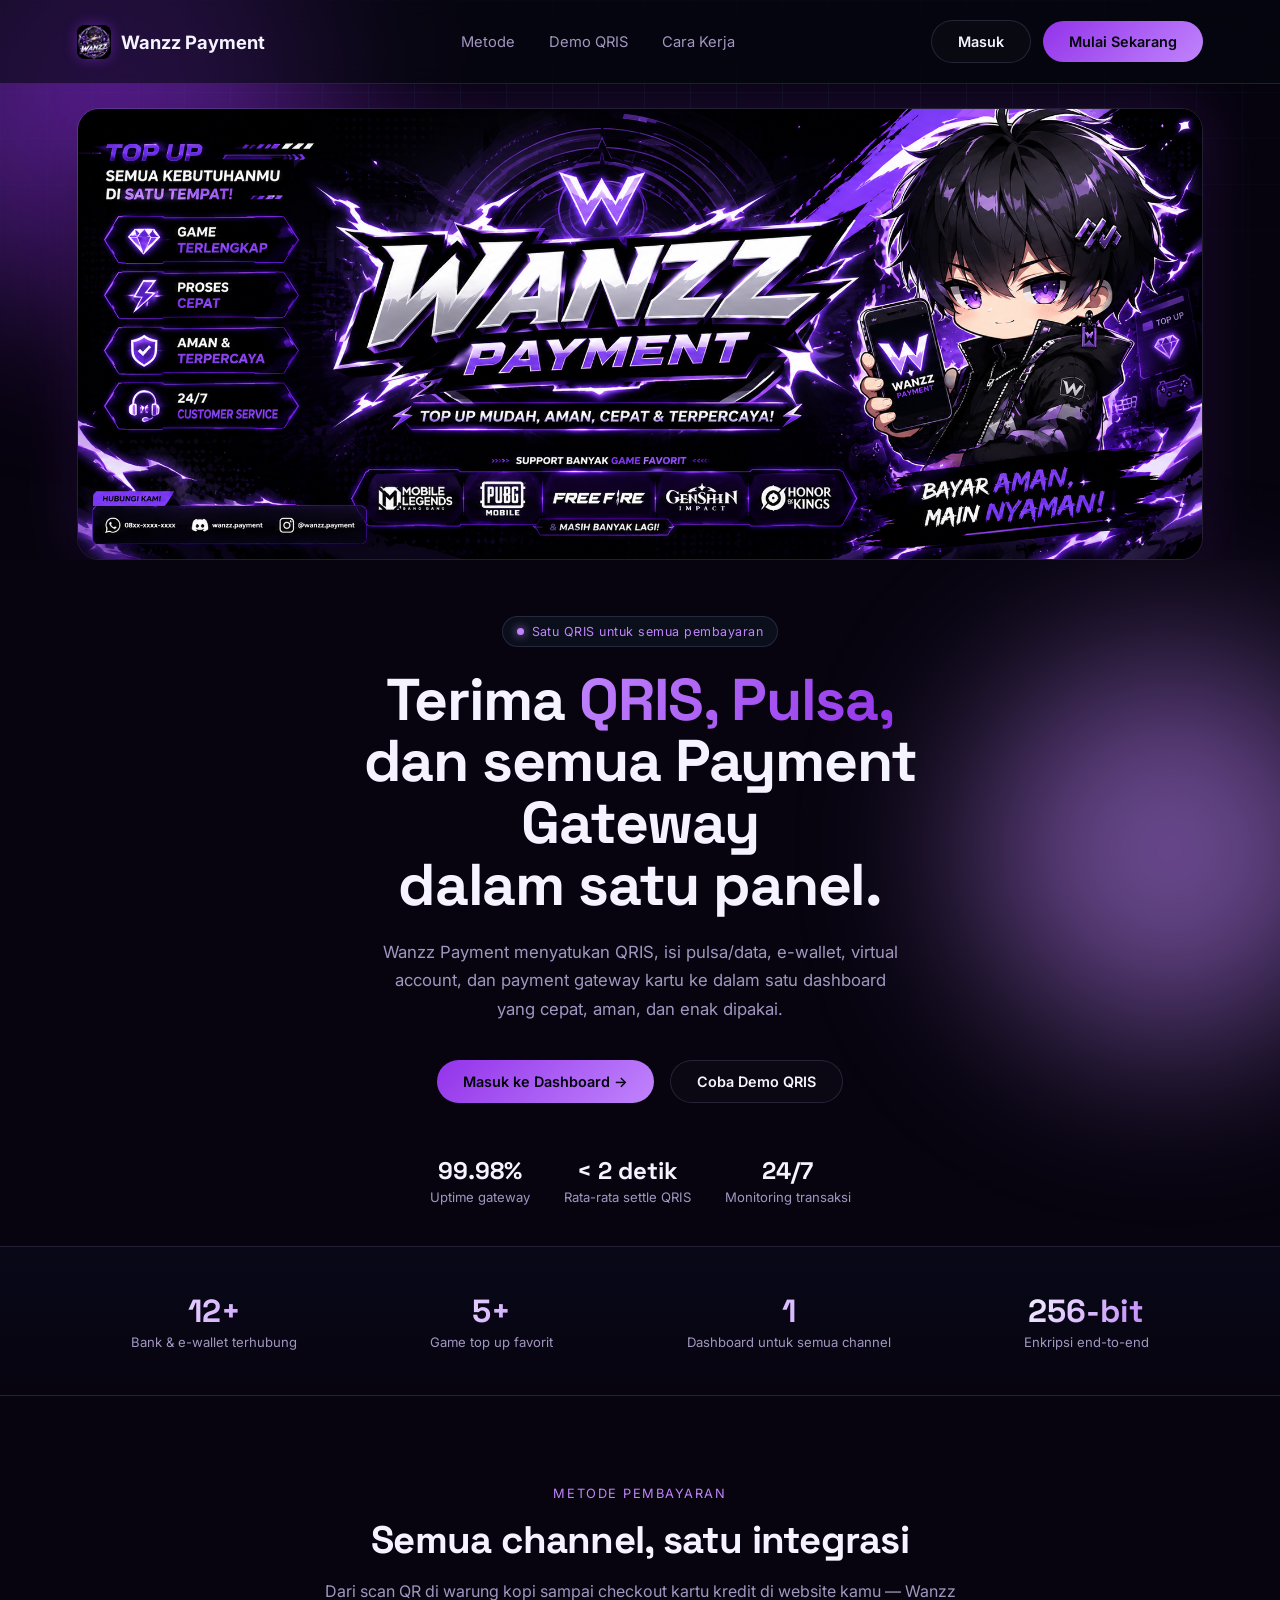
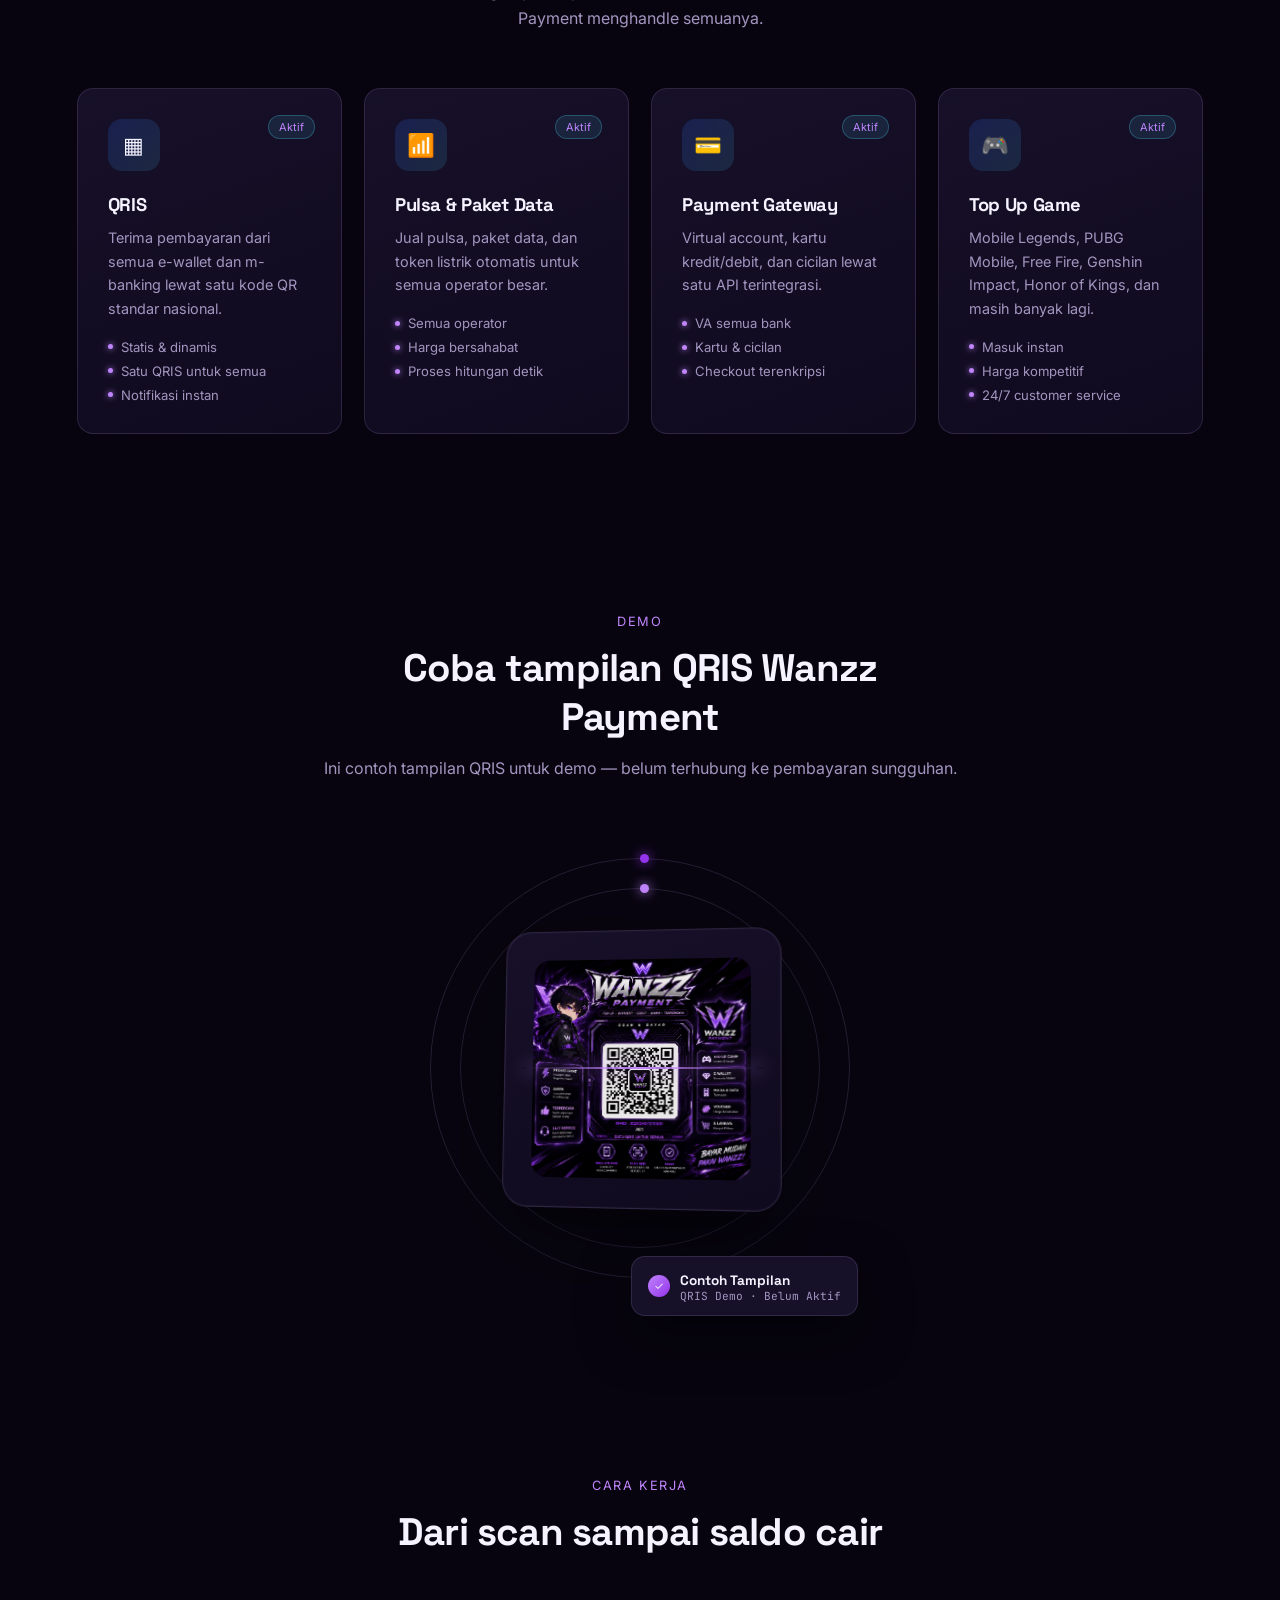
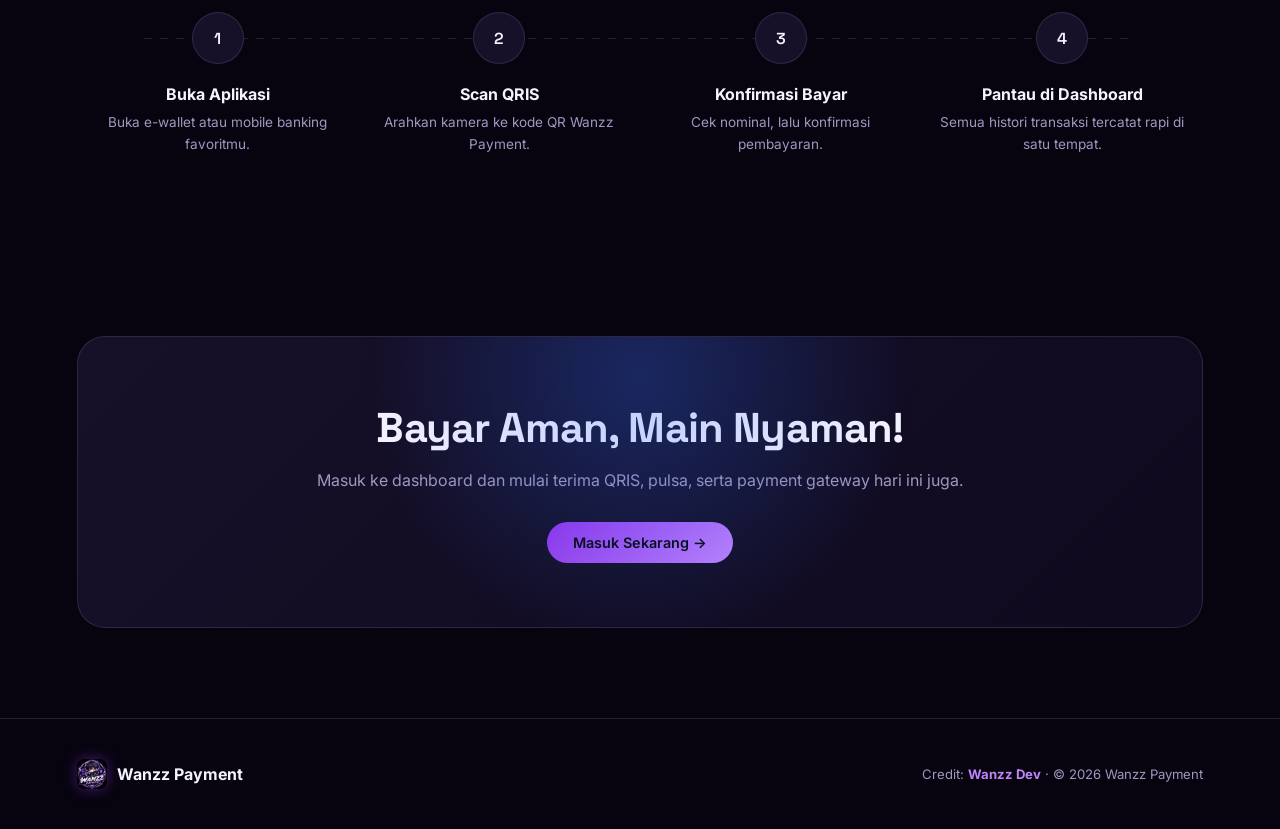
<file: index.html>
<!DOCTYPE html>
<html lang="id">
<head>
<meta charset="UTF-8">
<meta name="viewport" content="width=device-width, initial-scale=1.0">
<title>Wanzz Payment — Satu QRIS Untuk Semua</title>
<link rel="stylesheet" href="style.css">
</head>
<body>

<div class="grid-bg"></div>
<div class="glow-orb one"></div>
<div class="glow-orb two"></div>

<nav class="nav">
  <div class="logo">
    <img src="assets/logo.png" class="logo-mark" alt="Wanzz Payment">
    Wanzz Payment
  </div>
  <div class="nav-links">
    <a href="#methods">Metode</a>
    <a href="#qris-demo">Demo QRIS</a>
    <a href="#flow">Cara Kerja</a>
  </div>
  <div class="nav-cta">
    <a href="login.html" class="btn btn-ghost">Masuk</a>
    <a href="login.html" class="btn btn-primary">Mulai Sekarang</a>
  </div>
</nav>

<!-- BANNER -->
<section class="banner-wrap reveal">
  <img src="assets/banner.png" alt="Wanzz Payment — Top up mudah, aman, cepat & terpercaya" class="banner-img">
  <div class="banner-flare"></div>
</section>

<!-- HERO TEXT -->
<header class="hero hero-compact">
  <div>
    <div class="eyebrow"><span class="dot-pulse"></span> Satu QRIS untuk semua pembayaran</div>
    <h1>Terima <span>QRIS, Pulsa,</span><br>dan semua Payment Gateway<br>dalam satu panel.</h1>
    <p>Wanzz Payment menyatukan QRIS, isi pulsa/data, e-wallet, virtual account, dan payment gateway kartu ke dalam satu dashboard yang cepat, aman, dan enak dipakai.</p>
    <div class="hero-actions">
      <a href="login.html" class="btn btn-primary">Masuk ke Dashboard →</a>
      <a href="#qris-demo" class="btn btn-ghost">Coba Demo QRIS</a>
    </div>
    <div class="hero-stats">
      <div><b>99.98%</b><span>Uptime gateway</span></div>
      <div><b>&lt; 2 detik</b><span>Rata-rata settle QRIS</span></div>
      <div><b>24/7</b><span>Monitoring transaksi</span></div>
    </div>
  </div>
</header>

<!-- STRIP -->
<div class="strip" id="stats">
  <div><b>12+</b><span>Bank &amp; e-wallet terhubung</span></div>
  <div><b>5+</b><span>Game top up favorit</span></div>
  <div><b>1</b><span>Dashboard untuk semua channel</span></div>
  <div><b>256-bit</b><span>Enkripsi end-to-end</span></div>
</div>

<!-- METHODS -->
<section id="methods">
  <div class="section-head reveal">
    <div class="tag">Metode Pembayaran</div>
    <h2>Semua channel, satu integrasi</h2>
    <p>Dari scan QR di warung kopi sampai checkout kartu kredit di website kamu — Wanzz Payment menghandle semuanya.</p>
  </div>

  <div class="methods">
    <div class="method-card reveal">
      <div class="method-status">Aktif</div>
      <div class="method-icon">▦</div>
      <h3>QRIS</h3>
      <p>Terima pembayaran dari semua e-wallet dan m-banking lewat satu kode QR standar nasional.</p>
      <ul class="method-list">
        <li>Statis &amp; dinamis</li>
        <li>Satu QRIS untuk semua</li>
        <li>Notifikasi instan</li>
      </ul>
    </div>

    <div class="method-card reveal">
      <div class="method-status">Aktif</div>
      <div class="method-icon">📶</div>
      <h3>Pulsa &amp; Paket Data</h3>
      <p>Jual pulsa, paket data, dan token listrik otomatis untuk semua operator besar.</p>
      <ul class="method-list">
        <li>Semua operator</li>
        <li>Harga bersahabat</li>
        <li>Proses hitungan detik</li>
      </ul>
    </div>

    <div class="method-card reveal">
      <div class="method-status">Aktif</div>
      <div class="method-icon">💳</div>
      <h3>Payment Gateway</h3>
      <p>Virtual account, kartu kredit/debit, dan cicilan lewat satu API terintegrasi.</p>
      <ul class="method-list">
        <li>VA semua bank</li>
        <li>Kartu &amp; cicilan</li>
        <li>Checkout terenkripsi</li>
      </ul>
    </div>

    <div class="method-card reveal">
      <div class="method-status">Aktif</div>
      <div class="method-icon">🎮</div>
      <h3>Top Up Game</h3>
      <p>Mobile Legends, PUBG Mobile, Free Fire, Genshin Impact, Honor of Kings, dan masih banyak lagi.</p>
      <ul class="method-list">
        <li>Masuk instan</li>
        <li>Harga kompetitif</li>
        <li>24/7 customer service</li>
      </ul>
    </div>
  </div>
</section>

<!-- QRIS DEMO -->
<section id="qris-demo">
  <div class="section-head reveal">
    <div class="tag">Demo</div>
    <h2>Coba tampilan QRIS Wanzz Payment</h2>
    <p>Ini contoh tampilan QRIS untuk demo — belum terhubung ke pembayaran sungguhan.</p>
  </div>

  <div class="qris-demo-stage reveal">
    <div class="orbit-ring r1"><i></i></div>
    <div class="orbit-ring r2"><i style="background:var(--blue); box-shadow:0 0 12px var(--blue);"></i></div>
    <div class="qr-card">
      <img src="assets/qris-demo.png" alt="Demo QRIS Wanzz Payment" class="qr-real-img">
      <div class="scan-line"></div>
    </div>
    <div class="qr-badge">
      <div class="ok">✓</div>
      <div><b>Contoh Tampilan</b><span class="mono">QRIS Demo · Belum Aktif</span></div>
    </div>
  </div>
</section>

<!-- FLOW -->
<section id="flow">
  <div class="section-head reveal">
    <div class="tag">Cara Kerja</div>
    <h2>Dari scan sampai saldo cair</h2>
  </div>
  <div class="flow">
    <div class="flow-step reveal">
      <div class="flow-num">1</div>
      <h4>Buka Aplikasi</h4>
      <p>Buka e-wallet atau mobile banking favoritmu.</p>
    </div>
    <div class="flow-step reveal">
      <div class="flow-num">2</div>
      <h4>Scan QRIS</h4>
      <p>Arahkan kamera ke kode QR Wanzz Payment.</p>
    </div>
    <div class="flow-step reveal">
      <div class="flow-num">3</div>
      <h4>Konfirmasi Bayar</h4>
      <p>Cek nominal, lalu konfirmasi pembayaran.</p>
    </div>
    <div class="flow-step reveal">
      <div class="flow-num">4</div>
      <h4>Pantau di Dashboard</h4>
      <p>Semua histori transaksi tercatat rapi di satu tempat.</p>
    </div>
  </div>
</section>

<!-- CTA -->
<section>
  <div class="cta-panel reveal">
    <h2>Bayar Aman, Main Nyaman!</h2>
    <p>Masuk ke dashboard dan mulai terima QRIS, pulsa, serta payment gateway hari ini juga.</p>
    <a href="login.html" class="btn btn-primary">Masuk Sekarang →</a>
  </div>
</section>

<footer>
  <div class="logo" style="font-size:1rem;">
    <img src="assets/logo.png" class="logo-mark" style="width:30px;height:30px;" alt="Wanzz Payment">
    Wanzz Payment
  </div>
  <div class="credit">Credit: <b>Wanzz Dev</b> · © 2026 Wanzz Payment</div>
</footer>

<script src="script.js"></script>
</body>
</html>
</file>
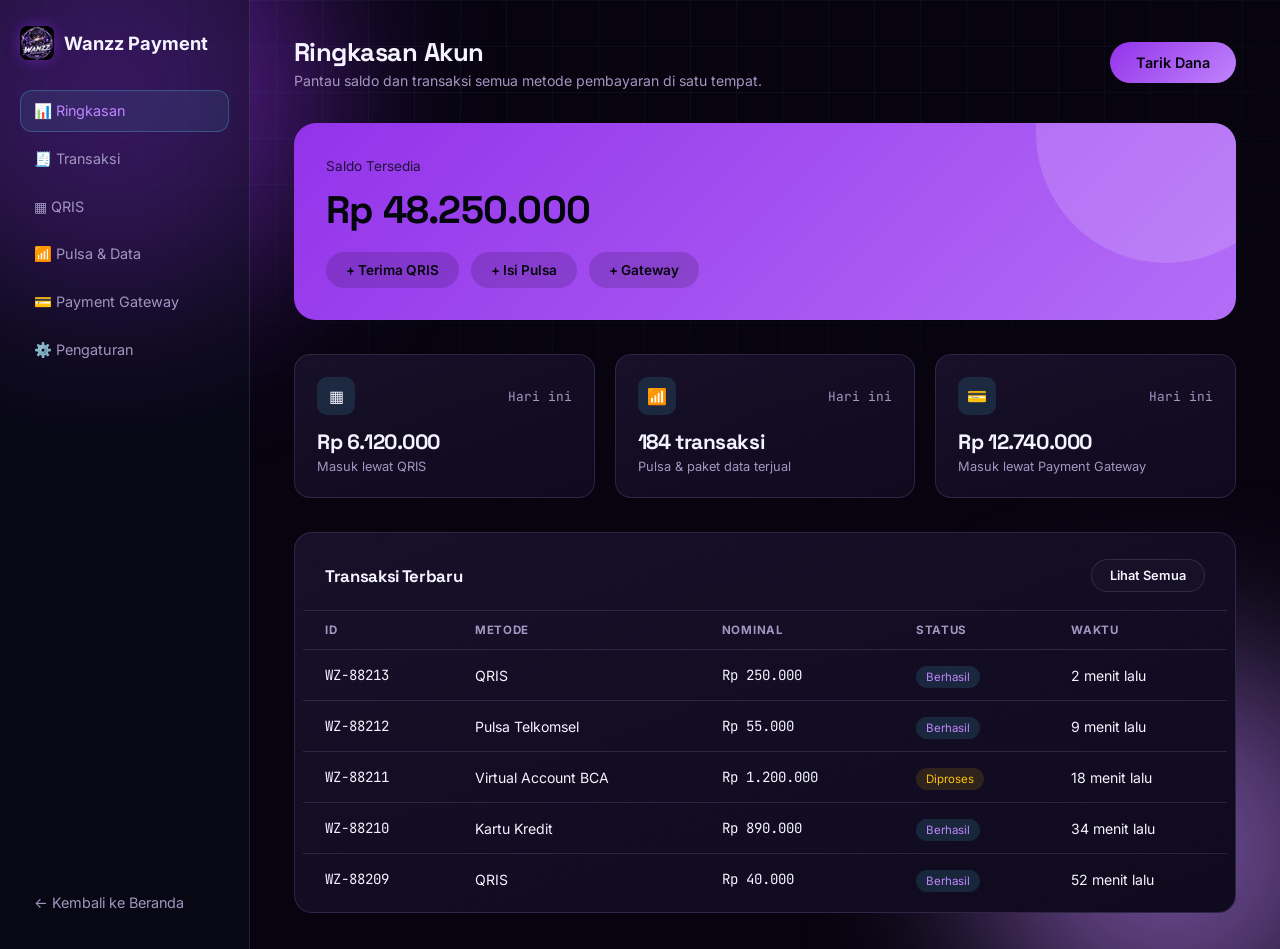
<file: dashboard.html>
<!DOCTYPE html>
<html lang="id">
<head>
<meta charset="UTF-8">
<meta name="viewport" content="width=device-width, initial-scale=1.0">
<title>Dashboard — Wanzz Payment</title>
<link rel="stylesheet" href="style.css">
</head>
<body>

<div class="grid-bg"></div>
<div class="glow-orb one"></div>
<div class="glow-orb two"></div>

<div class="dash-shell">
  <aside class="sidebar">
    <div class="logo" style="margin-bottom:24px;">
      <img src="assets/logo.png" class="logo-mark" alt="Wanzz Payment">
      Wanzz Payment
    </div>
    <a class="side-link active">📊 Ringkasan</a>
    <a class="side-link" data-toast="Membuka riwayat transaksi…">🧾 Transaksi</a>
    <a class="side-link" id="openQrisDemo">▦ QRIS</a>
    <a class="side-link" data-toast="Membuka menu pulsa &amp; data…">📶 Pulsa &amp; Data</a>
    <a class="side-link" data-toast="Membuka payment gateway…">💳 Payment Gateway</a>
    <a class="side-link" data-toast="Membuka pengaturan…">⚙️ Pengaturan</a>
    <a class="side-link" href="index.html" style="margin-top:auto;">← Kembali ke Beranda</a>
  </aside>

  <main class="dash-main">
    <div class="dash-top">
      <div>
        <h1>Ringkasan Akun</h1>
        <p>Pantau saldo dan transaksi semua metode pembayaran di satu tempat.</p>
      </div>
      <button class="btn btn-primary" data-toast="Tautan penarikan dana disalin.">Tarik Dana</button>
    </div>

    <div class="balance-card">
      <span>Saldo Tersedia</span>
      <h2 class="mono" id="balanceValue">Rp 48.250.000</h2>
      <div class="balance-actions">
        <button id="openQrisDemo2">+ Terima QRIS</button>
        <button data-toast="Membuka form isi pulsa.">+ Isi Pulsa</button>
        <button data-toast="Membuka payment gateway.">+ Gateway</button>
      </div>
    </div>

    <div class="grid-3">
      <div class="mini-card">
        <div class="top-row"><div class="ic">▦</div><span class="mono">Hari ini</span></div>
        <h3>Rp 6.120.000</h3>
        <span>Masuk lewat QRIS</span>
      </div>
      <div class="mini-card">
        <div class="top-row"><div class="ic">📶</div><span class="mono">Hari ini</span></div>
        <h3>184 transaksi</h3>
        <span>Pulsa &amp; paket data terjual</span>
      </div>
      <div class="mini-card">
        <div class="top-row"><div class="ic">💳</div><span class="mono">Hari ini</span></div>
        <h3>Rp 12.740.000</h3>
        <span>Masuk lewat Payment Gateway</span>
      </div>
    </div>

    <div class="table-card">
      <div class="table-head">
        <h3>Transaksi Terbaru</h3>
        <button class="btn btn-ghost" style="padding:8px 18px;font-size:.8rem;" data-toast="Menampilkan semua transaksi.">Lihat Semua</button>
      </div>
      <table>
        <thead>
          <tr><th>ID</th><th>Metode</th><th>Nominal</th><th>Status</th><th>Waktu</th></tr>
        </thead>
        <tbody id="txBody">
          <tr><td class="mono">WZ-88213</td><td>QRIS</td><td class="mono">Rp 250.000</td><td><span class="badge success">Berhasil</span></td><td>2 menit lalu</td></tr>
          <tr><td class="mono">WZ-88212</td><td>Pulsa Telkomsel</td><td class="mono">Rp 55.000</td><td><span class="badge success">Berhasil</span></td><td>9 menit lalu</td></tr>
          <tr><td class="mono">WZ-88211</td><td>Virtual Account BCA</td><td class="mono">Rp 1.200.000</td><td><span class="badge pending">Diproses</span></td><td>18 menit lalu</td></tr>
          <tr><td class="mono">WZ-88210</td><td>Kartu Kredit</td><td class="mono">Rp 890.000</td><td><span class="badge success">Berhasil</span></td><td>34 menit lalu</td></tr>
          <tr><td class="mono">WZ-88209</td><td>QRIS</td><td class="mono">Rp 40.000</td><td><span class="badge success">Berhasil</span></td><td>52 menit lalu</td></tr>
        </tbody>
      </table>
    </div>
  </main>
</div>

<!-- QRIS demo modal (client-side only, no backend) -->
<div class="qris-modal" id="qrisModal">
  <div class="qris-modal-card">
    <button class="qris-modal-close" id="closeQrisModal">✕</button>
    <h3>Demo QRIS Wanzz Payment</h3>
    <p class="modal-sub">Contoh tampilan QRIS untuk simulasi — belum terhubung ke pembayaran sungguhan.</p>
    <div class="qr-card small">
      <img src="assets/qris-demo.png" alt="Demo QRIS" class="qr-real-img">
      <div class="scan-line"></div>
    </div>
    <button class="btn btn-primary" id="simulatePay" style="width:100%;justify-content:center;margin-top:18px;">Tandai Sudah Dibayar (Demo)</button>
    <div id="qrisModalStatus" class="modal-status"></div>
  </div>
</div>

<script src="script.js"></script>
</body>
</html>
</file>
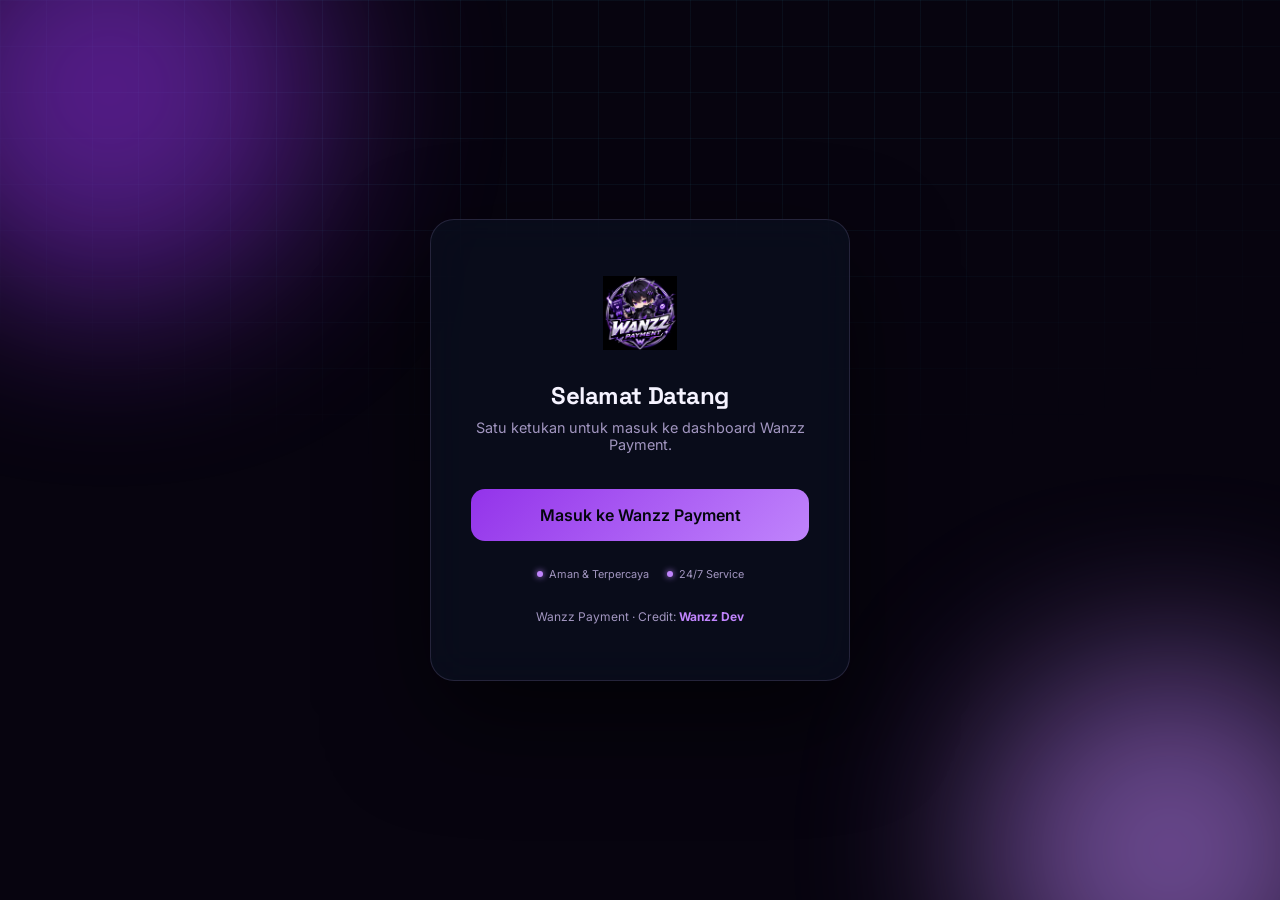
<file: login.html>
<!DOCTYPE html>
<html lang="id">
<head>
<meta charset="UTF-8">
<meta name="viewport" content="width=device-width, initial-scale=1.0">
<title>Masuk — Wanzz Payment</title>
<link rel="stylesheet" href="style.css">
</head>
<body>

<div class="grid-bg"></div>
<div class="glow-orb one"></div>
<div class="glow-orb two"></div>

<div class="login-wrap">
  <div class="login-card">
    <img src="assets/logo.png" class="login-logo" alt="Wanzz Payment">

    <h1>Selamat Datang</h1>
    <p class="sub">Satu ketukan untuk masuk ke dashboard Wanzz Payment.</p>

    <button class="btn-enter" id="enterBtn">
      <span class="shine"></span>
      Masuk ke Wanzz Payment
    </button>

    <div class="secure-badges">
      <span><i></i> Aman &amp; Terpercaya</span>
      <span><i></i> 24/7 Service</span>
    </div>

    <div class="login-foot">Wanzz Payment · Credit: <b>Wanzz Dev</b></div>
  </div>
</div>

<!-- Loading overlay -->
<div class="loader-overlay" id="loaderOverlay">
  <div class="loader-ring-wrap">
    <div class="loader-ring a"></div>
    <div class="loader-ring b"></div>
    <div class="loader-ring c"></div>
    <div class="loader-logo">
      <img src="assets/logo.png" alt="" style="width:40px;height:40px;border-radius:10px;">
    </div>
  </div>
  <div class="loader-text"><b>Memeriksa koneksi aman…</b></div>
  <div class="loader-bar"><i></i></div>
</div>

<script src="script.js"></script>
</body>
</html>
</file>
<file: style.css>
/* =========================================================
   WAZZ PAYMENT — Design tokens
   Palette : #05070F (void), #0B1020 (surface), #131A2E (surface-2)
             #2B6CFF (electric blue), #4EE1FF (cyan glow)
             #F5F7FA (white), #8A93A8 (slate)
   Type    : Space Grotesk (display), Inter (body), JetBrains Mono (data)
========================================================= */

@import url('https://fonts.googleapis.com/css2?family=Space+Grotesk:wght@400;500;600;700&family=Inter:wght@400;500;600&family=JetBrains+Mono:wght@400;500&display=swap');

:root{
  --void: #07040F;
  --surface: #0F0A1E;
  --surface-2: #171029;
  --surface-3: #211936;
  --blue: #9333EA;
  --blue-dim: #6B21A8;
  --cyan: #C084FC;
  --white: #F5F3FF;
  --slate: #A296C0;
  --line: rgba(168,148,208,0.18);
  --shadow-blue: 0 0 40px rgba(147,51,234,0.4);
  --shadow-cyan: 0 0 40px rgba(192,132,252,0.3);
  --radius: 16px;
  --ease: cubic-bezier(.16,.8,.28,1);
}

*{margin:0;padding:0;box-sizing:border-box;}
html{scroll-behavior:smooth;}
body{
  background: var(--void);
  color: var(--white);
  font-family:'Inter', sans-serif;
  min-height:100vh;
  overflow-x:hidden;
  position:relative;
}
::selection{background:var(--blue);color:var(--white);}

h1,h2,h3,.display{
  font-family:'Space Grotesk', sans-serif;
  letter-spacing:-0.02em;
}
.mono{font-family:'JetBrains Mono', monospace;}

a{color:inherit;text-decoration:none;}
button{font-family:inherit;cursor:pointer;border:none;background:none;color:inherit;}

/* ---------- ambient network grid background ---------- */
.grid-bg{
  position:fixed; inset:0; z-index:0; pointer-events:none;
  background-image:
    linear-gradient(rgba(78,225,255,0.05) 1px, transparent 1px),
    linear-gradient(90deg, rgba(78,225,255,0.05) 1px, transparent 1px);
  background-size: 46px 46px;
  mask-image: radial-gradient(ellipse 80% 60% at 50% 0%, black 40%, transparent 90%);
}
.glow-orb{
  position:fixed; z-index:0; border-radius:50%; filter:blur(90px); pointer-events:none;
  opacity:.55; animation: drift 18s ease-in-out infinite;
}
.glow-orb.one{ width:420px;height:420px; background:var(--blue); top:-120px; left:-100px;}
.glow-orb.two{ width:380px;height:380px; background:var(--cyan); bottom:-140px; right:-80px; animation-delay:-8s;}
@keyframes drift{
  0%,100%{ transform: translate(0,0) scale(1); }
  50%{ transform: translate(40px,-30px) scale(1.12); }
}

/* ---------- nav ---------- */
.nav{
  position:sticky; top:0; z-index:50;
  display:flex; align-items:center; justify-content:space-between;
  padding:20px 6vw;
  backdrop-filter: blur(14px);
  background: rgba(5,7,15,0.6);
  border-bottom:1px solid var(--line);
}
.logo{display:flex; align-items:center; gap:10px; font-size:1.15rem; font-weight:700;}
.logo-mark{width:34px;height:34px; display:block; border-radius:8px; object-fit:cover;}
img.logo-mark{ box-shadow:0 0 14px rgba(147,51,234,0.45); }
.nav-links{display:flex; gap:34px; font-size:.92rem; color:var(--slate);}
.nav-links a{transition:color .25s var(--ease);}
.nav-links a:hover{color:var(--white);}
.nav-cta{
  display:flex; gap:12px; align-items:center;
}

.btn{
  padding:12px 26px; border-radius:999px; font-weight:600; font-size:.9rem;
  transition: transform .3s var(--ease), box-shadow .3s var(--ease), background .3s var(--ease);
  display:inline-flex; align-items:center; gap:8px; white-space:nowrap;
}
.btn-primary{
  background: linear-gradient(135deg, var(--blue), var(--cyan));
  color:#04060d;
}
.btn-primary:hover{ transform:translateY(-2px); box-shadow: var(--shadow-blue); }
.btn-ghost{
  border:1px solid var(--line); color:var(--white);
  background: rgba(255,255,255,0.02);
}
.btn-ghost:hover{ border-color:var(--cyan); color:var(--cyan); background:rgba(78,225,255,0.06); }
.btn:active{ transform: scale(.96); }

/* ---------- hero / banner ---------- */
.hero{
  position:relative; z-index:1;
  display:grid; grid-template-columns:1.1fr .9fr; gap:40px;
  padding: 90px 6vw 60px; align-items:center;
  min-height:86vh;
}
.eyebrow{
  display:inline-flex; align-items:center; gap:8px;
  padding:7px 14px; border:1px solid var(--line); border-radius:999px;
  font-size:.78rem; color:var(--cyan); background:rgba(78,225,255,0.05);
  margin-bottom:22px; letter-spacing:.04em;
  animation: fadeUp .8s var(--ease) both;
}
.dot-pulse{width:7px;height:7px;border-radius:50%;background:var(--cyan); box-shadow:0 0 10px var(--cyan); animation: pulse 1.6s ease-in-out infinite;}
@keyframes pulse{0%,100%{opacity:1; transform:scale(1);} 50%{opacity:.4; transform:scale(.7);}}

.hero h1{
  font-size: clamp(2.4rem, 4.6vw, 4.1rem); line-height:1.05; font-weight:700;
  animation: fadeUp .9s .05s var(--ease) both;
}
.hero h1 span{
  background: linear-gradient(120deg, var(--cyan), var(--blue));
  -webkit-background-clip:text; background-clip:text; color:transparent;
}
.hero p{
  margin-top:22px; color:var(--slate); font-size:1.05rem; max-width:520px; line-height:1.7;
  animation: fadeUp .9s .12s var(--ease) both;
}
.hero-actions{ display:flex; gap:16px; margin-top:36px; animation: fadeUp .9s .18s var(--ease) both;}
.hero-stats{ display:flex; gap:34px; margin-top:52px; animation: fadeUp .9s .24s var(--ease) both;}
.hero-stats div b{ font-family:'Space Grotesk'; font-size:1.5rem; display:block;}
.hero-stats div span{ color:var(--slate); font-size:.82rem;}

@keyframes fadeUp{ from{opacity:0; transform:translateY(22px);} to{opacity:1; transform:translateY(0);} }

/* ---------- banner (real image) ---------- */
.banner-wrap{
  position:relative; z-index:1; padding: 24px 6vw 0; overflow:hidden;
}
.banner-img{
  width:100%; display:block; border-radius:22px; border:1px solid var(--line);
  box-shadow: 0 30px 90px rgba(0,0,0,.6), 0 0 60px rgba(147,51,234,.25);
  animation: bannerIn 1.1s var(--ease) both, bannerGlow 5s ease-in-out infinite;
  transition: transform .5s var(--ease);
}
.banner-wrap:hover .banner-img{ transform: scale(1.012); }
@keyframes bannerIn{ from{ opacity:0; transform: translateY(30px) scale(.98);} to{ opacity:1; transform:translateY(0) scale(1);} }
@keyframes bannerGlow{ 0%,100%{ box-shadow:0 30px 90px rgba(0,0,0,.6), 0 0 60px rgba(147,51,234,.25);} 50%{ box-shadow:0 30px 90px rgba(0,0,0,.6), 0 0 90px rgba(192,132,252,.4);} }
.banner-flare{
  position:absolute; top:0; left:-40%; width:40%; height:100%;
  background: linear-gradient(100deg, transparent, rgba(255,255,255,.08), transparent);
  animation: flareSweep 6s ease-in-out infinite;
  pointer-events:none;
}
@keyframes flareSweep{ 0%{ left:-40%;} 45%,100%{ left:120%;} }

.hero-compact{ min-height:auto; padding: 56px 6vw 40px; display:block; text-align:center; }
.hero-compact > div{ max-width:760px; margin:0 auto; }
.hero-compact p{ margin-left:auto; margin-right:auto; }
.hero-compact .hero-actions{ justify-content:center; }
.hero-compact .hero-stats{ justify-content:center; }

/* ---------- standalone QRIS demo stage (real image) ---------- */
.qris-demo-stage{
  position:relative; display:flex; align-items:center; justify-content:center;
  height:460px; max-width:400px; margin:0 auto;
}
.qr-real-img{
  width:220px; height:220px; object-fit:contain; border-radius:16px;
}
.qr-card.small{ width:220px; height:220px; }

/* ---------- QRIS demo modal (dashboard, client-side only) ---------- */
.qris-modal{
  position:fixed; inset:0; z-index:150; display:flex; align-items:center; justify-content:center;
  background: rgba(5,3,10,0.72); backdrop-filter: blur(6px);
  opacity:0; pointer-events:none; transition: opacity .35s var(--ease);
}
.qris-modal.show{ opacity:1; pointer-events:all; }
.qris-modal-card{
  position:relative; width:min(360px, 90vw); text-align:center; padding:34px 28px;
  background: linear-gradient(160deg, var(--surface-2), var(--surface));
  border:1px solid var(--line); border-radius:22px;
  box-shadow: 0 40px 100px rgba(0,0,0,.6);
  transform: translateY(24px) scale(.96); transition: transform .35s var(--ease);
}
.qris-modal.show .qris-modal-card{ transform: translateY(0) scale(1); }
.qris-modal-card h3{ font-size:1.1rem; margin-bottom:6px; }
.modal-sub{ color:var(--slate); font-size:.8rem; margin-bottom:20px; }
.qris-modal-close{
  position:absolute; top:14px; right:14px; width:30px;height:30px; border-radius:50%;
  background: var(--surface-3); color:var(--slate); font-size:.85rem;
  display:flex; align-items:center; justify-content:center; transition: color .2s, background .2s;
}
.qris-modal-close:hover{ color:var(--white); background: var(--blue-dim); }
.modal-status{ margin-top:14px; font-size:.82rem; color:var(--cyan); min-height:1.2em; }
.qr-stage{
  position:relative; display:flex; align-items:center; justify-content:center;
  height:440px;
  animation: fadeUp 1s .2s var(--ease) both;
}
.qr-card{
  position:relative; width:280px; height:280px; border-radius:26px;
  background: linear-gradient(160deg, var(--surface-2), var(--surface));
  border:1px solid var(--line);
  box-shadow: 0 30px 80px rgba(0,0,0,0.55), inset 0 0 0 1px rgba(255,255,255,0.02);
  display:flex; align-items:center; justify-content:center;
  transform: perspective(900px) rotateY(-8deg) rotateX(4deg);
  animation: floatCard 6s ease-in-out infinite;
  overflow:hidden;
}
@keyframes floatCard{ 0%,100%{ transform: perspective(900px) rotateY(-8deg) rotateX(4deg) translateY(0);} 50%{ transform: perspective(900px) rotateY(-4deg) rotateX(2deg) translateY(-14px);} }
.qr-grid{
  width:190px; height:190px; display:grid; grid-template-columns:repeat(7,1fr); grid-template-rows:repeat(7,1fr); gap:6px;
}
.qr-grid i{ background: var(--surface-3); border-radius:3px; }
.qr-grid i.on{ background: var(--white); box-shadow:0 0 8px rgba(255,255,255,.5);}
.qr-grid i.corner{ background:var(--cyan); box-shadow: 0 0 10px var(--cyan);}
.scan-line{
  position:absolute; left:6%; right:6%; height:2px;
  background: linear-gradient(90deg, transparent, var(--cyan), transparent);
  box-shadow: 0 0 18px var(--cyan);
  animation: scan 2.4s ease-in-out infinite;
}
@keyframes scan{ 0%{ top:8%; opacity:0;} 10%{opacity:1;} 90%{opacity:1;} 100%{ top:92%; opacity:0;} }
.qr-badge{
  position:absolute; bottom:-18px; right:-18px;
  background: var(--surface-2); border:1px solid var(--line); border-radius:14px;
  padding:12px 16px; display:flex; align-items:center; gap:10px;
  box-shadow: 0 20px 50px rgba(0,0,0,.5);
  animation: floatCard 6s ease-in-out infinite reverse;
}
.qr-badge .ok{ width:22px;height:22px; border-radius:50%; background: linear-gradient(135deg,var(--cyan),var(--blue)); display:flex; align-items:center; justify-content:center; font-size:.7rem;}
.qr-badge b{font-family:'Space Grotesk'; font-size:.85rem;}
.qr-badge span{display:block; font-size:.7rem; color:var(--slate);}
.orbit-ring{
  position:absolute; border:1px solid var(--line); border-radius:50%;
  animation: spin 16s linear infinite;
}
.orbit-ring.r1{width:360px;height:360px;}
.orbit-ring.r2{width:420px;height:420px; animation-duration:24s; animation-direction:reverse;}
.orbit-ring i{
  position:absolute; top:-5px; left:50%; width:9px;height:9px; border-radius:50%;
  background:var(--cyan); box-shadow:0 0 12px var(--cyan);
}
@keyframes spin{ to{ transform: rotate(360deg);} }

/* ---------- sections ---------- */
section{ position:relative; z-index:1; padding: 90px 6vw; }
.section-head{ text-align:center; max-width:640px; margin:0 auto 56px; }
.section-head .tag{ color:var(--cyan); font-size:.8rem; letter-spacing:.12em; text-transform:uppercase;}
.section-head h2{ font-size: clamp(1.8rem,3vw,2.6rem); margin-top:14px;}
.section-head p{ color:var(--slate); margin-top:14px; line-height:1.7;}

.reveal{ opacity:0; transform:translateY(28px); transition: opacity .8s var(--ease), transform .8s var(--ease); }
.reveal.in{ opacity:1; transform:translateY(0); }

/* payment methods grid */
.methods{ display:grid; grid-template-columns:repeat(auto-fit,minmax(260px,1fr)); gap:22px; }
.method-card{
  background: linear-gradient(160deg, var(--surface-2), var(--surface));
  border:1px solid var(--line); border-radius: var(--radius);
  padding:30px; position:relative; overflow:hidden;
  transition: transform .4s var(--ease), border-color .4s var(--ease), box-shadow .4s var(--ease);
}
.method-card::before{
  content:''; position:absolute; inset:0; opacity:0; transition:opacity .4s var(--ease);
  background: radial-gradient(400px circle at var(--mx,50%) var(--my,50%), rgba(78,225,255,0.12), transparent 60%);
}
.method-card:hover::before{ opacity:1; }
.method-card:hover{ transform: translateY(-8px); border-color: rgba(78,225,255,.35); box-shadow: 0 20px 50px rgba(0,0,0,.4); }
.method-icon{
  width:52px;height:52px; border-radius:14px; display:flex; align-items:center; justify-content:center;
  background: linear-gradient(135deg, rgba(43,108,255,.18), rgba(78,225,255,.12));
  margin-bottom:22px; font-size:1.4rem;
}
.method-card h3{ font-size:1.15rem; margin-bottom:10px;}
.method-card p{ color:var(--slate); font-size:.9rem; line-height:1.65; margin-bottom:18px;}
.method-list{ list-style:none; display:flex; flex-direction:column; gap:8px; }
.method-list li{ font-size:.82rem; color:var(--slate); display:flex; align-items:center; gap:8px;}
.method-list li::before{ content:''; width:5px;height:5px;border-radius:50%; background:var(--cyan); box-shadow:0 0 6px var(--cyan);}
.method-status{
  position:absolute; top:26px; right:26px; font-size:.68rem; padding:4px 10px; border-radius:999px;
  background: rgba(78,225,255,0.1); color:var(--cyan); border:1px solid rgba(78,225,255,0.25);
}

/* flow / how it works */
.flow{ display:grid; grid-template-columns:repeat(4,1fr); gap:0; position:relative;}
.flow::before{
  content:''; position:absolute; top:26px; left:6%; right:6%; height:1px;
  background: repeating-linear-gradient(90deg, var(--line) 0 8px, transparent 8px 16px);
}
.flow-step{ text-align:center; padding:0 14px; position:relative; }
.flow-num{
  width:52px; height:52px; border-radius:50%; margin:0 auto 20px; position:relative; z-index:2;
  background: var(--surface-2); border:1px solid var(--line);
  display:flex; align-items:center; justify-content:center; font-family:'Space Grotesk'; font-weight:600;
  transition: border-color .3s, box-shadow .3s;
}
.flow-step:hover .flow-num{ border-color:var(--cyan); box-shadow: var(--shadow-cyan); color:var(--cyan);}
.flow-step h4{ font-size:1rem; margin-bottom:8px;}
.flow-step p{ color:var(--slate); font-size:.85rem; line-height:1.6;}

/* stats banner strip */
.strip{
  display:flex; justify-content:space-around; flex-wrap:wrap; gap:24px;
  padding:44px 6vw; border-top:1px solid var(--line); border-bottom:1px solid var(--line);
  background: linear-gradient(180deg, rgba(43,108,255,0.04), transparent);
}
.strip div{ text-align:center;}
.strip b{ font-family:'Space Grotesk'; font-size:2rem; background:linear-gradient(120deg,var(--white),var(--cyan)); -webkit-background-clip:text; background-clip:text; color:transparent; display:block;}
.strip span{ color:var(--slate); font-size:.82rem;}

/* CTA */
.cta-panel{
  border-radius:28px; padding:64px 6vw; text-align:center; position:relative; overflow:hidden;
  background: linear-gradient(135deg, var(--surface-2), var(--surface));
  border:1px solid var(--line);
}
.cta-panel::after{
  content:''; position:absolute; width:600px;height:600px; border-radius:50%;
  background: radial-gradient(circle, rgba(43,108,255,.28), transparent 65%);
  top:-260px; left:50%; transform:translateX(-50%); pointer-events:none;
}
.cta-panel h2{ font-size:clamp(1.8rem,3.4vw,2.6rem); position:relative;}
.cta-panel p{ color:var(--slate); margin:16px 0 32px; position:relative;}

/* footer */
footer{ position:relative; z-index:1; padding:40px 6vw; border-top:1px solid var(--line); display:flex; justify-content:space-between; align-items:center; flex-wrap:wrap; gap:16px;}
footer .credit{ color:var(--slate); font-size:.82rem;}
footer .credit b{ color:var(--cyan); }

/* ---------- LOGIN PAGE ---------- */
.login-wrap{
  min-height:100vh; display:flex; align-items:center; justify-content:center; position:relative; z-index:1;
  padding: 24px;
}
.login-card{
  width:100%; max-width:420px; text-align:center; padding:56px 40px;
  background: rgba(11,16,32,0.7); backdrop-filter: blur(20px);
  border:1px solid var(--line); border-radius:24px;
  box-shadow: 0 40px 100px rgba(0,0,0,.6);
  animation: cardIn 1s var(--ease) both;
}
@keyframes cardIn{ from{ opacity:0; transform: translateY(40px) scale(.96);} to{ opacity:1; transform:translateY(0) scale(1);} }

.login-logo{
  width:74px; height:74px; margin:0 auto 26px; position:relative;
  animation: logoPulse 2.6s ease-in-out infinite;
}
@keyframes logoPulse{ 0%,100%{ filter:drop-shadow(0 0 10px rgba(78,225,255,.35)); } 50%{ filter:drop-shadow(0 0 26px rgba(78,225,255,.7)); } }

.login-card h1{ font-size:1.5rem; margin-bottom:8px;}
.login-card p.sub{ color:var(--slate); font-size:.9rem; margin-bottom:36px;}

.btn-enter{
  width:100%; padding:16px; border-radius:14px; font-size:1rem; font-weight:600;
  background: linear-gradient(135deg, var(--blue), var(--cyan)); color:#04060d;
  position:relative; overflow:hidden; z-index:1;
  transition: transform .3s var(--ease), box-shadow .3s var(--ease);
}
.btn-enter:hover{ transform:translateY(-3px); box-shadow: 0 14px 40px rgba(43,108,255,.45); }
.btn-enter:active{ transform:scale(.97); }
.btn-enter .shine{
  position:absolute; top:0; left:-60%; width:50%; height:100%;
  background: linear-gradient(120deg, transparent, rgba(255,255,255,.55), transparent);
  transform: skewX(-20deg); animation: shine 3s ease-in-out infinite;
}
@keyframes shine{ 0%{ left:-60%;} 40%,100%{ left:130%;} }

.login-foot{ margin-top:28px; font-size:.75rem; color:var(--slate); }
.login-foot b{ color:var(--cyan); }

.secure-badges{ display:flex; justify-content:center; gap:18px; margin-top:26px; }
.secure-badges span{ font-size:.68rem; color:var(--slate); display:flex; align-items:center; gap:6px;}
.secure-badges i{ width:6px;height:6px;border-radius:50%; background:var(--cyan); box-shadow:0 0 6px var(--cyan);}

/* loading overlay */
.loader-overlay{
  position:fixed; inset:0; z-index:100; background:var(--void);
  display:flex; align-items:center; justify-content:center; flex-direction:column; gap:26px;
  opacity:0; pointer-events:none; transition: opacity .5s var(--ease);
}
.loader-overlay.show{ opacity:1; pointer-events:all; }
.loader-ring-wrap{ position:relative; width:120px; height:120px; }
.loader-ring{ position:absolute; inset:0; border-radius:50%; border:3px solid transparent; }
.loader-ring.a{ border-top-color:var(--cyan); animation: spin 1.1s linear infinite; }
.loader-ring.b{ inset:14px; border-bottom-color:var(--blue); animation: spin 1.6s linear infinite reverse; }
.loader-ring.c{ inset:28px; border-left-color:var(--white); opacity:.5; animation: spin .9s linear infinite; }
.loader-logo{ position:absolute; inset:0; display:flex; align-items:center; justify-content:center; }
.loader-text{ font-family:'Space Grotesk'; font-size:.95rem; letter-spacing:.05em; color:var(--slate);}
.loader-text b{ color:var(--white); }
.loader-bar{ width:220px; height:3px; border-radius:99px; background:var(--surface-3); overflow:hidden; }
.loader-bar i{ display:block; height:100%; width:0%; background:linear-gradient(90deg,var(--blue),var(--cyan)); transition: width .3s ease; }

/* ---------- DASHBOARD ---------- */
.dash-shell{ display:grid; grid-template-columns:250px 1fr; min-height:100vh; position:relative; z-index:1;}
.sidebar{
  border-right:1px solid var(--line); padding:26px 20px; display:flex; flex-direction:column; gap:6px;
  background: rgba(11,16,32,0.4);
}
.side-link{
  display:flex; align-items:center; gap:12px; padding:12px 14px; border-radius:12px; color:var(--slate); font-size:.9rem;
  transition: background .25s, color .25s;
}
.side-link:hover, .side-link.active{ background: rgba(78,225,255,0.08); color:var(--white); }
.side-link.active{ box-shadow: inset 0 0 0 1px rgba(78,225,255,0.25); color:var(--cyan);}
.dash-main{ padding:36px 44px; }
.dash-top{ display:flex; justify-content:space-between; align-items:center; margin-bottom:34px; flex-wrap:wrap; gap:16px;}
.dash-top h1{ font-size:1.6rem; }
.dash-top p{ color:var(--slate); font-size:.88rem; margin-top:4px;}

.balance-card{
  background: linear-gradient(135deg, var(--blue), var(--cyan) 140%);
  border-radius:22px; padding:32px; color:#04060d; position:relative; overflow:hidden; margin-bottom:34px;
}
.balance-card::after{ content:''; position:absolute; width:260px;height:260px; border-radius:50%; background:rgba(255,255,255,.15); top:-120px; right:-60px;}
.balance-card span{ font-size:.85rem; opacity:.8;}
.balance-card h2{ font-size:2.4rem; margin:10px 0 18px; font-family:'Space Grotesk';}
.balance-actions{ display:flex; gap:12px; position:relative;}
.balance-actions button{ background:rgba(4,6,13,0.15); padding:10px 20px; border-radius:999px; font-size:.85rem; font-weight:600; transition:transform .25s;}
.balance-actions button:hover{ transform:translateY(-2px); background:rgba(4,6,13,0.25);}

.grid-3{ display:grid; grid-template-columns:repeat(auto-fit,minmax(220px,1fr)); gap:20px; margin-bottom:34px;}
.mini-card{
  background:linear-gradient(160deg, var(--surface-2), var(--surface)); border:1px solid var(--line); border-radius:16px; padding:22px;
  transition: transform .3s var(--ease), border-color .3s;
}
.mini-card:hover{ transform:translateY(-4px); border-color:rgba(78,225,255,.3); }
.mini-card .top-row{ display:flex; justify-content:space-between; align-items:center; margin-bottom:14px;}
.mini-card .ic{ width:38px;height:38px;border-radius:10px; display:flex; align-items:center; justify-content:center; background:rgba(78,225,255,.12);}
.mini-card h3{ font-size:1.3rem; }
.mini-card span{ color:var(--slate); font-size:.8rem;}

.table-card{ background:linear-gradient(160deg, var(--surface-2), var(--surface)); border:1px solid var(--line); border-radius:18px; padding:8px; }
.table-head{ display:flex; justify-content:space-between; align-items:center; padding:18px 22px;}
.table-head h3{ font-size:1.05rem;}
table{ width:100%; border-collapse:collapse; }
th{ text-align:left; font-size:.72rem; text-transform:uppercase; letter-spacing:.06em; color:var(--slate); padding:12px 22px; border-top:1px solid var(--line);}
td{ padding:16px 22px; font-size:.88rem; border-top:1px solid var(--line); }
tr:hover td{ background: rgba(78,225,255,0.03); }
.badge{ padding:4px 10px; border-radius:999px; font-size:.72rem; }
.badge.success{ background:rgba(78,225,255,.12); color:var(--cyan); }
.badge.pending{ background:rgba(255,193,7,.12); color:#ffc107; }

/* toast */
.toast{
  position:fixed; bottom:26px; right:26px; z-index:200;
  background:var(--surface-2); border:1px solid var(--line); border-radius:14px; padding:16px 20px;
  display:flex; align-items:center; gap:12px; box-shadow:0 20px 50px rgba(0,0,0,.5);
  transform: translateY(120%); opacity:0; transition: all .5s var(--ease);
}
.toast.show{ transform:translateY(0); opacity:1; }

/* responsive */
@media (max-width:900px){
  .hero{ grid-template-columns:1fr; padding-top:50px; }
  .qr-stage{ height:320px; order:-1;}
  .nav-links{ display:none; }
  .flow{ grid-template-columns:1fr 1fr; gap:30px 0;}
  .flow::before{ display:none; }
  .dash-shell{ grid-template-columns:1fr; }
  .sidebar{ display:none; }
}
</file>
